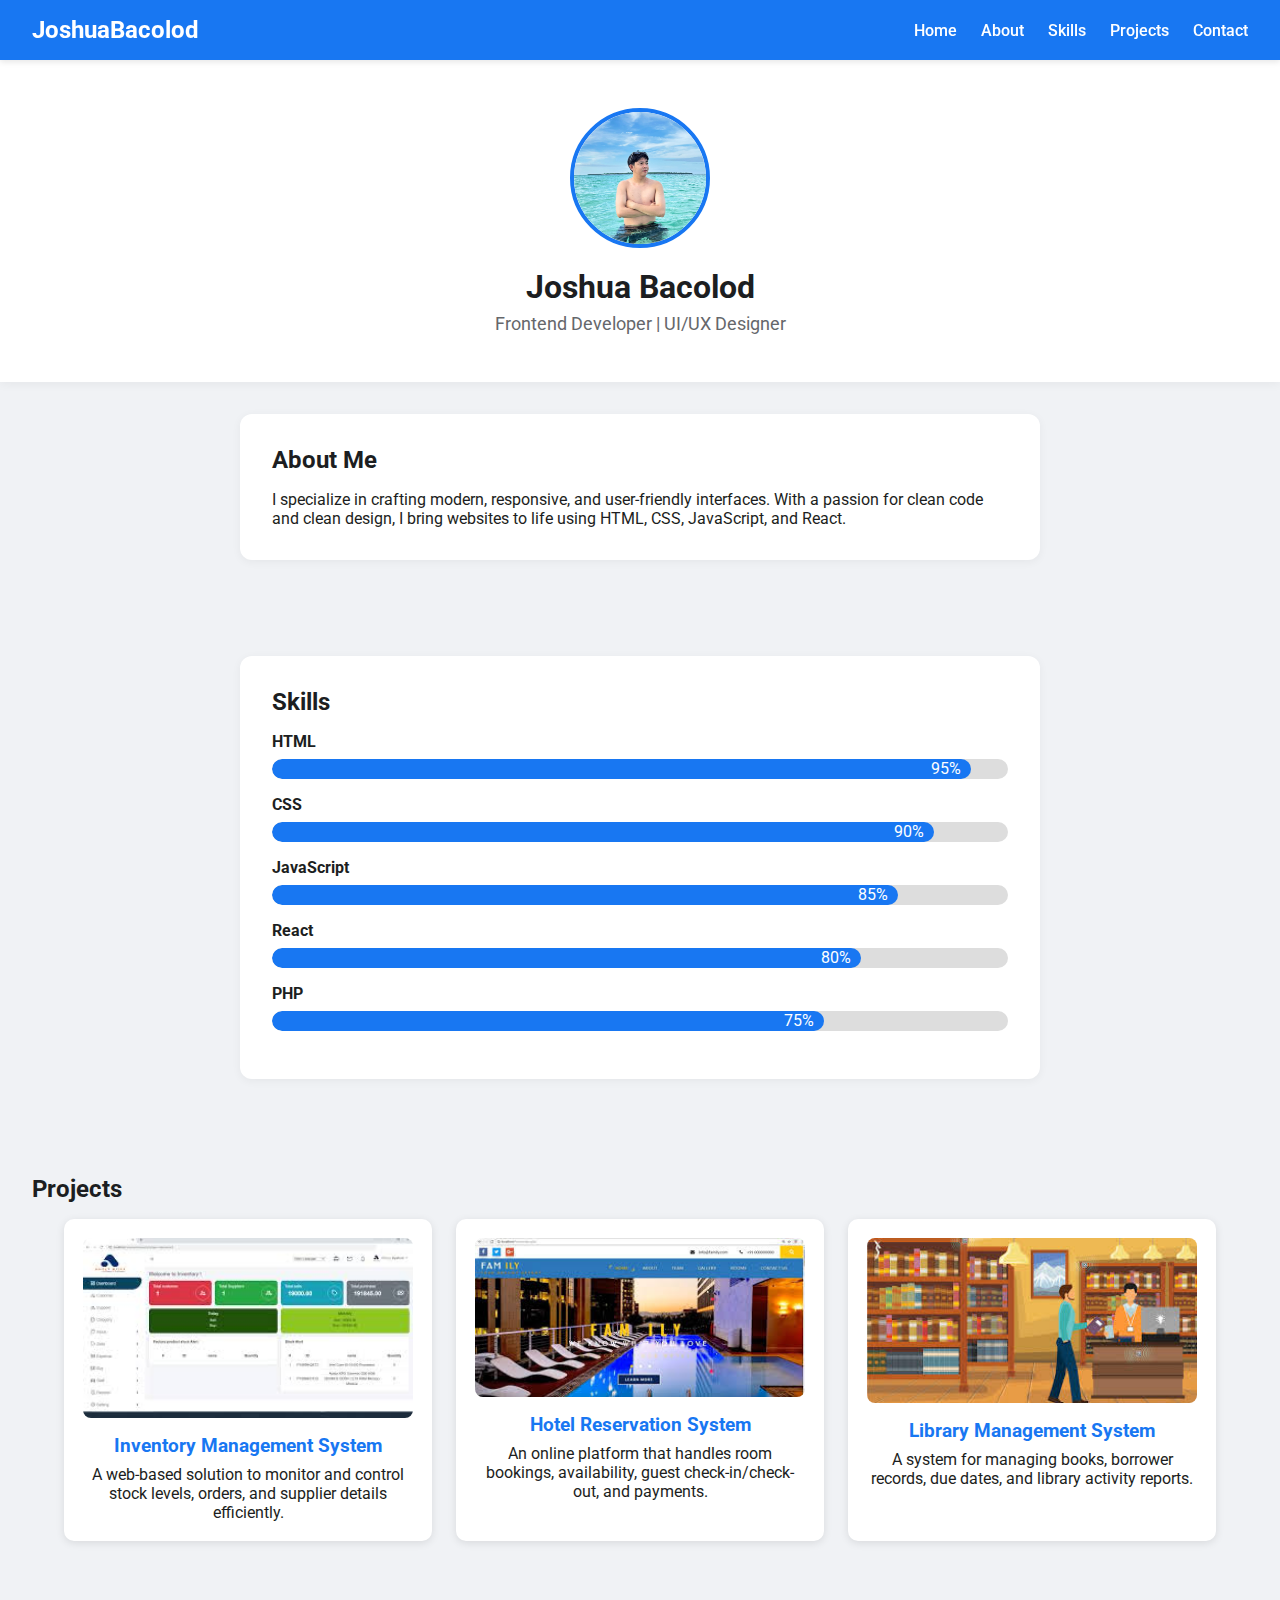
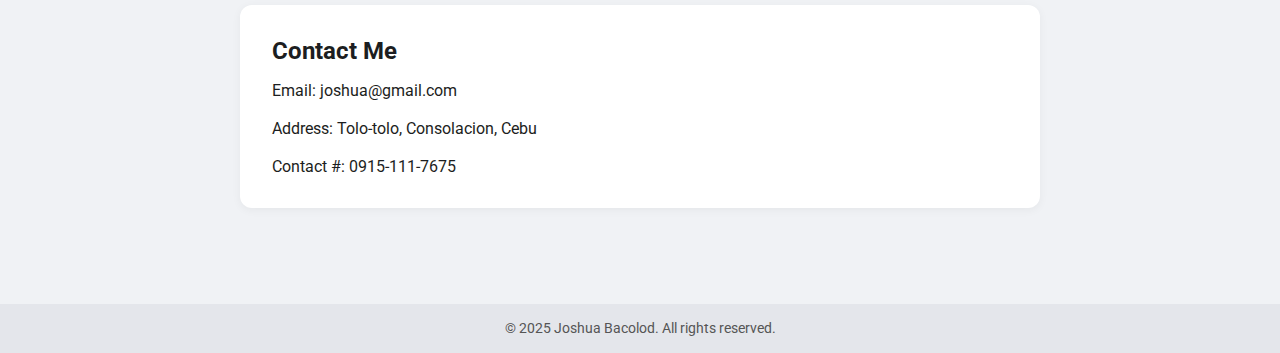
<file: joshua/index.html>
<!DOCTYPE html>
<html lang="en">
<head>
  <meta charset="UTF-8" />
  <meta name="viewport" content="width=device-width, initial-scale=1.0"/>
  <title>Joshua Bacolod | Portfolio</title>
  <link rel="stylesheet" href="style.css" />
  <link href="https://fonts.googleapis.com/css2?family=Roboto:wght@400;700&display=swap" rel="stylesheet">
</head>
<body>

  <!-- Navbar -->
  <header class="navbar">
    <div class="logo">JoshuaBacolod</div>
    <nav>
      <a href="#home">Home</a>
      <a href="#about">About</a>
      <a href="#skills">Skills</a>
      <a href="#projects">Projects</a>
      <a href="#contact">Contact</a>
    </nav>
  </header>

  <!-- Home -->
  <section id="home" class="profile-section">
    <img src="img/profile.jpg" alt="Profile Picture" class="profile-img">
    <h1>Joshua Bacolod</h1>
    <p>Frontend Developer | UI/UX Designer</p>
  </section>

  <!-- About -->
  <section id="about" class="card-section">
    <div class="card">
      <h2>About Me</h2>
      <p>I specialize in crafting modern, responsive, and user-friendly interfaces. With a passion for clean code and clean design, I bring websites to life using HTML, CSS, JavaScript, and React.</p>
    </div>
  </section>

  <!-- Skills -->
  <section id="skills" class="card-section">
    <div class="card">
      <h2>Skills</h2>
      <div class="skill">
        <span>HTML</span>
        <div class="skill-bar"><div class="skill-level" style="width: 95%;">95%</div></div>
      </div>
      <div class="skill">
        <span>CSS</span>
        <div class="skill-bar"><div class="skill-level" style="width: 90%;">90%</div></div>
      </div>
      <div class="skill">
        <span>JavaScript</span>
        <div class="skill-bar"><div class="skill-level" style="width: 85%;">85%</div></div>
      </div>
      <div class="skill">
        <span>React</span>
        <div class="skill-bar"><div class="skill-level" style="width: 80%;">80%</div></div>
      </div>
      <div class="skill">
        <span>PHP</span>
        <div class="skill-bar"><div class="skill-level" style="width: 75%;">75%</div></div>
      </div>
    </div>
  </section>

  <!-- Projects -->
 <!-- Projects -->
<!-- Projects -->
<section id="projects" class="card-section">
    <h2>Projects</h2>
    <div class="project-grid">
      <div class="project-card">
        <img src="img/inve.jpg" alt="Inventory Management System" class="project-img">
        <h3>Inventory Management System</h3>
        <p>A web-based solution to monitor and control stock levels, orders, and supplier details efficiently.</p>
      </div>
      <div class="project-card">
        <img src="img/hotel.jpg" alt="Hotel Reservation System" class="project-img">
        <h3>Hotel Reservation System</h3>
        <p>An online platform that handles room bookings, availability, guest check-in/check-out, and payments.</p>
      </div>
      <div class="project-card">
        <img src="img/library.jpg" alt="Library Management System" class="project-img">
        <h3>Library Management System</h3>
        <p>A system for managing books, borrower records, due dates, and library activity reports.</p>
      </div>
    </div>
  </section>
  
  

  <!-- Contact -->
  <section id="contact" class="card-section">
    <div class="card">
      <h2>Contact Me</h2>
      <p>Email: joshua@gmail.com</p><br>
      <p>Address: Tolo-tolo, Consolacion, Cebu</p><br>
      <p>Contact #: 0915-111-7675</p>

    </div>
  </section>

  <!-- Footer -->
  <footer class="footer">
    &copy; 2025 Joshua Bacolod. All rights reserved.
  </footer>

</body>
</html>
</file>
<file: joshua/style.css>
/* Base style */
body {
    font-family: Arial, sans-serif;
    margin: 0;
    background-color: #f0f2f5;
    color: #1c1e21;
  }
  
  .navbar {
    display: flex;
    justify-content: space-between;
    background-color: #1877f2;
    padding: 1rem 2rem;
    color: white;
  }
  
  .navbar .logo {
    font-size: 1.5rem;
    font-weight: bold;
  }
  
  .navbar nav a {
    color: white;
    margin-left: 20px;
    text-decoration: none;
  }
  
  .navbar nav a:hover {
    text-decoration: underline;
  }
  
  .profile-card {
    text-align: center;
    padding: 2rem;
    background: white;
    margin: 2rem auto;
    max-width: 500px;
    box-shadow: 0 2px 5px rgba(0,0,0,0.1);
  }
  
  .profile-pic {
    width: 120px;
    height: 120px;
    border-radius: 50%;
    margin-bottom: 1rem;
  }
  
  .card {
    background: white;
    padding: 2rem;
    margin: 1.5rem auto;
    max-width: 800px;
    box-shadow: 0 2px 5px rgba(0,0,0,0.1);
  }
  
  .project-grid {
    display: grid;
    gap: 1rem;
    grid-template-columns: repeat(auto-fit, minmax(200px, 1fr));
    padding: 0 2rem;
  }
  
  .footer {
    text-align: center;
    padding: 1rem;
    background: #e4e6eb;
    color: #65676b;
    margin-top: 2rem;
  }
  * {
    margin: 0;
    padding: 0;
    box-sizing: border-box;
  }
  
  body {
    font-family: 'Roboto', sans-serif;
    background-color: #f0f2f5;
    color: #1c1e21;
  }
  
  /* Navbar */
  .navbar {
    position: sticky;
    top: 0;
    background-color: #1877f2;
    color: white;
    padding: 1rem 2rem;
    display: flex;
    justify-content: space-between;
    align-items: center;
    z-index: 999;
    box-shadow: 0 2px 6px rgba(0,0,0,0.1);
  }
  
  .navbar .logo {
    font-size: 1.5rem;
    font-weight: bold;
  }
  
  .navbar nav a {
    color: white;
    margin-left: 20px;
    text-decoration: none;
    font-weight: 500;
    transition: color 0.2s ease-in-out;
  }
  
  .navbar nav a:hover {
    color: #dfe3ee;
  }
  
  /* Profile Section */
  .profile-section {
    text-align: center;
    padding: 3rem 1rem;
    background-color: white;
    box-shadow: 0 2px 10px rgba(0,0,0,0.05);
  }
  
  .profile-img {
    width: 140px;
    height: 140px;
    border-radius: 50%;
    border: 4px solid #1877f2;
    margin-bottom: 1rem;
  }
  
  .profile-section h1 {
    font-size: 2rem;
    margin-bottom: 0.5rem;
  }
  
  .profile-section p {
    font-size: 1.1rem;
    color: #65676b;
  }
  
  /* Card Sections */
  .card-section {
    padding: 2rem;
  }
  
  .card {
    background-color: white;
    max-width: 800px;
    margin: 0 auto 2rem auto;
    padding: 2rem;
    border-radius: 12px;
    box-shadow: 0 2px 10px rgba(0,0,0,0.05);
  }
  
  .card h2 {
    margin-bottom: 1rem;
  }
  
  /* Projects */
  .project-grid {
    display: grid;
    gap: 1.5rem;
    grid-template-columns: repeat(auto-fit, minmax(250px, 1fr));
    margin-top: 1rem;
  }
  
  .project-card {
    background-color: white;
    padding: 1.5rem;
    border-radius: 12px;
    box-shadow: 0 2px 8px rgba(0,0,0,0.08);
    transition: transform 0.2s ease, box-shadow 0.2s ease;
  }
  
  .project-card:hover {
    transform: translateY(-4px);
    box-shadow: 0 4px 16px rgba(0,0,0,0.12);
  }
  
  .project-card h3 {
    color: #1877f2;
    margin-bottom: 0.5rem;
  }
  
  /* Footer */
  .footer {
    background-color: #e4e6eb;
    text-align: center;
    padding: 1rem;
    font-size: 0.9rem;
    color: #555;
  }
  /* Skills Section */
.skill {
    margin-bottom: 1rem;
  }
  
  .skill span {
    font-weight: bold;
    display: block;
    margin-bottom: 0.5rem;
  }
  
  .skill-bar {
    width: 100%;
    background-color: #ddd;
    border-radius: 25px;
    overflow: hidden;
    height: 20px;
  }
  
  .skill-level {
    background-color: #1877f2;
    color: white;
    text-align: right;
    padding-right: 10px;
    height: 100%;
    line-height: 20px;
    border-radius: 25px;
    transition: width 1s ease-in-out;
  }
  .project-card {
    background-color: #fff;
    border-radius: 10px;
    padding: 1.2rem;
    box-shadow: 0 2px 8px rgba(0, 0, 0, 0.1);
    text-align: center;
  }
  
  .project-img {
    width: 100%;
    height: auto;
    max-height: 180px;
    object-fit: cover;
    border-radius: 8px;
    margin-bottom: 0.8rem;
  }
</file>
